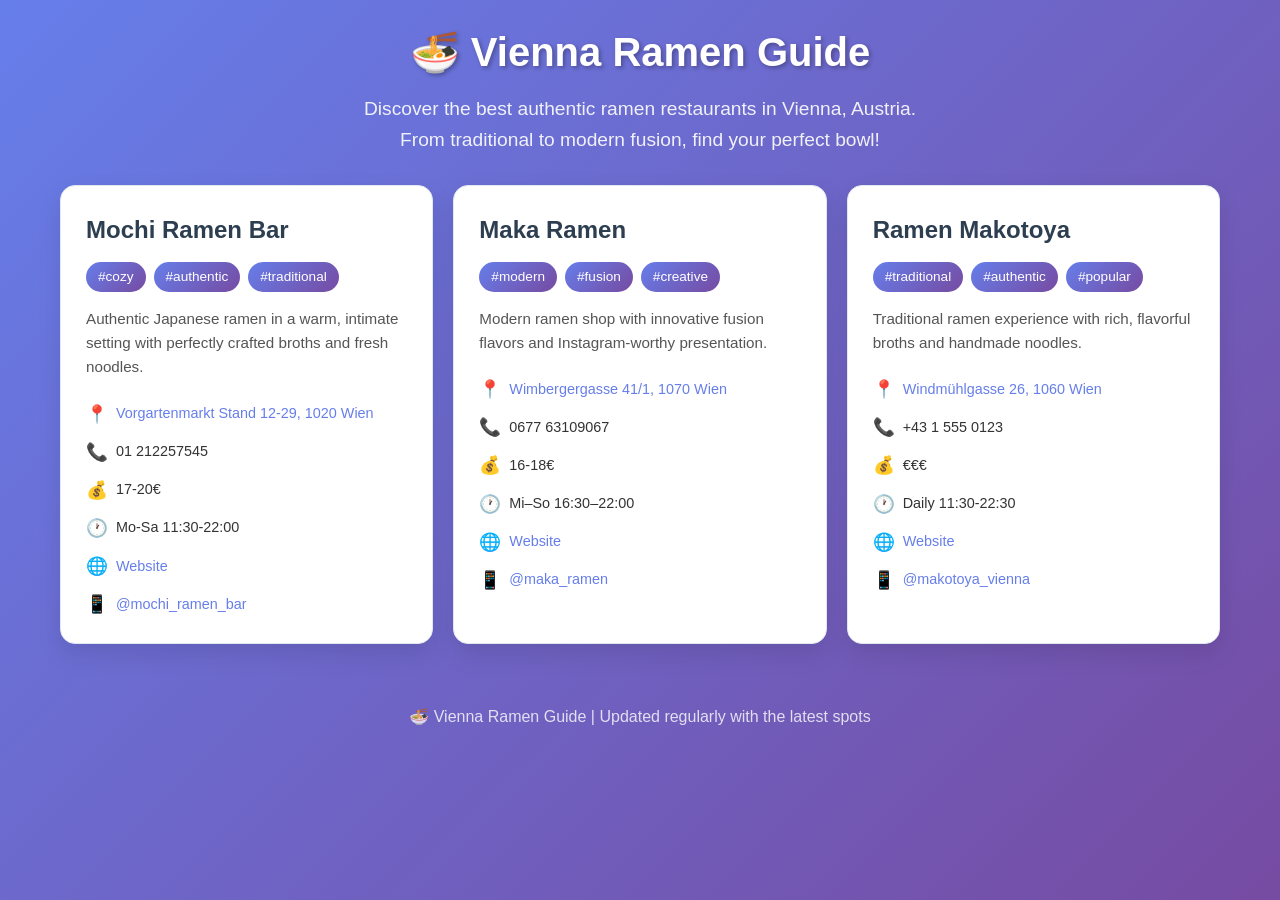
<file: index.html>
<!DOCTYPE html>
<html lang="en">
<head>
    <meta charset="UTF-8">
    <meta name="viewport" content="width=device-width, initial-scale=1.0">
    <title>🍜 Vienna Ramen Guide - Best Ramen Spots in Vienna</title>
    <meta name="description" content="Discover the best ramen restaurants in Vienna. Authentic, modern, and traditional ramen spots with reviews, locations, and contact information.">
    <style>
        * {
            margin: 0;
            padding: 0;
            box-sizing: border-box;
        }

        body {
            font-family: 'Segoe UI', Tahoma, Geneva, Verdana, sans-serif;
            line-height: 1.6;
            color: #333;
            background: linear-gradient(135deg, #667eea 0%, #764ba2 100%);
            min-height: 100vh;
        }

        .main-container {
            max-width: 1200px;
            margin: 0 auto;
            padding: 20px;
        }

        .header {
            text-align: center;
            margin-bottom: 30px;
            color: white;
        }

        .header h1 {
            font-size: 2.5rem;
            margin-bottom: 10px;
            text-shadow: 2px 2px 4px rgba(0,0,0,0.3);
        }

        .header p {
            font-size: 1.2rem;
            opacity: 0.9;
            max-width: 600px;
            margin: 0 auto;
        }

        .loading {
            text-align: center;
            color: white;
            font-size: 1.2rem;
            margin: 40px 0;
        }

        #restaurant-container {
            display: grid;
            grid-template-columns: repeat(auto-fit, minmax(350px, 1fr));
            gap: 20px;
            margin-top: 20px;
        }

        .restaurant-card {
            background: white;
            border-radius: 15px;
            box-shadow: 0 10px 25px rgba(0,0,0,0.1);
            overflow: hidden;
            transition: transform 0.3s ease, box-shadow 0.3s ease;
            border: 1px solid #e1e8ed;
        }

        .restaurant-card:hover {
            transform: translateY(-5px);
            box-shadow: 0 15px 35px rgba(0,0,0,0.15);
        }

        .card-content {
            padding: 25px;
        }

        .restaurant-name {
            font-size: 1.5rem;
            color: #2c3e50;
            margin-bottom: 12px;
            font-weight: 600;
        }

        .tags {
            margin-bottom: 15px;
            display: flex;
            flex-wrap: wrap;
            gap: 8px;
        }

        .tag {
            background: linear-gradient(135deg, #667eea, #764ba2);
            color: white;
            padding: 4px 12px;
            border-radius: 20px;
            font-size: 0.85rem;
            font-weight: 500;
        }

        .description {
            color: #555;
            margin-bottom: 20px;
            line-height: 1.6;
            font-size: 0.95rem;
        }

        .restaurant-details {
            display: flex;
            flex-direction: column;
            gap: 10px;
        }

        .detail-item {
            display: flex;
            align-items: center;
            gap: 10px;
            font-size: 0.9rem;
        }

        .detail-item .icon {
            font-size: 1.1rem;
            width: 20px;
            text-align: center;
        }

        .detail-item a {
            color: #667eea;
            text-decoration: none;
            transition: color 0.3s ease;
        }

        .detail-item a:hover {
            color: #764ba2;
            text-decoration: underline;
        }

        .instagram-link {
            font-weight: 500;
        }

        .footer {
            text-align: center;
            margin-top: 40px;
            padding: 20px;
            color: white;
            opacity: 0.8;
        }

        .error-message {
            background: #fff3cd;
            border: 1px solid #ffeaa7;
            color: #856404;
            padding: 15px;
            border-radius: 10px;
            margin: 20px 0;
            text-align: center;
        }

        /* Mobile responsiveness */
        @media (max-width: 768px) {
            .main-container {
                padding: 15px;
            }

            .header h1 {
                font-size: 2rem;
            }

            .header p {
                font-size: 1rem;
            }

            #restaurant-container {
                grid-template-columns: 1fr;
                gap: 15px;
            }

            .card-content {
                padding: 20px;
            }

            .restaurant-name {
                font-size: 1.3rem;
            }
        }

        @media (max-width: 480px) {
            .main-container {
                padding: 10px;
            }

            .header h1 {
                font-size: 1.8rem;
            }

            .card-content {
                padding: 15px;
            }

            .detail-item {
                font-size: 0.85rem;
            }
        }

        /* Animation for loading */
        @keyframes pulse {
            0%, 100% { opacity: 1; }
            50% { opacity: 0.5; }
        }

        .loading {
            animation: pulse 2s infinite;
        }
    </style>
</head>
<body>
    <div class="main-container">
        <header class="header">
            <h1>🍜 Vienna Ramen Guide</h1>
            <p>Discover the best authentic ramen restaurants in Vienna, Austria. From traditional to modern fusion, find your perfect bowl!</p>
        </header>

        <div class="loading" id="loading">
            Loading delicious ramen spots...
        </div>

        <div id="restaurant-container">
            <!-- Restaurant cards will be generated here -->
        </div>

        <footer class="footer">
            <p>🍜 Vienna Ramen Guide | Updated regularly with the latest spots</p>
        </footer>
    </div>

    <script>
        // Vienna Ramen Guide - Enhanced Restaurant System
        // Your GitHub repository URL
        const GITHUB_DATA_URL = 'https://raw.githubusercontent.com/RaggaeShark26/vienna-ramen-guide/main/restaurants.json';

        // Fallback data (in case GitHub is unavailable)
        const fallbackRestaurants = [
            {
                name: "Mochi Ramen Bar",
                tags: ["cozy", "authentic", "traditional"],
                description: "Authentic Japanese ramen in a warm, intimate setting with perfectly crafted broths and fresh noodles.",
                address: "Vorgartenmarkt Stand 12-29, 1020 Wien",
                phone: "01 212257545",
                priceRange: "17-20€",
                openingHours: "Mo-Sa 11:30-22:00",
                website: "https://www.mochi-ramen.com/",
                instagram: "mochi_ramen_bar"
            },
            {
                name: "Maka Ramen",
                tags: ["modern", "fusion", "creative"],
                description: "Modern ramen shop with innovative fusion flavors and Instagram-worthy presentation.",
                address: "Wimbergergasse 41/1, 1070 Wien",
                phone: "0677 63109067",
                priceRange: "16-18€",
                openingHours: "Mi–So 16:30–22:00",
                website: "https://maka-ramen.at",
                instagram: "maka_ramen"
            },
            {
                name: "Ramen Makotoya",
                tags: ["traditional", "authentic", "popular"],
                description: "Traditional ramen experience with rich, flavorful broths and handmade noodles.",
                address: "Windmühlgasse 26, 1060 Wien",
                phone: "+43 1 555 0123",
                priceRange: "€€€",
                openingHours: "Daily 11:30-22:30",
                website: "https://makotoya.at",
                instagram: "makotoya_vienna"
            }
        ];

        // Load restaurants from GitHub or fallback
        async function loadRestaurants() {
            try {
                console.log('🍜 Loading restaurants from GitHub...');
                const response = await fetch(GITHUB_DATA_URL);
                
                if (!response.ok) {
                    throw new Error('GitHub data not available');
                }
                
                const data = await response.json();
                console.log('✅ Successfully loaded from GitHub!');
                return data.restaurants || data;
                
            } catch (error) {
                console.log('⚠️ Using fallback data:', error.message);
                return fallbackRestaurants;
            }
        }

        // Generate restaurant cards
        function generateRestaurantCards(restaurants) {
            const container = document.getElementById('restaurant-container');
            const loadingElement = document.getElementById('loading');
            
            if (!container) {
                console.error('❌ Restaurant container not found!');
                return;
            }
            
            // Hide loading indicator
            if (loadingElement) {
                loadingElement.style.display = 'none';
            }
            
            container.innerHTML = '';
            
            if (!restaurants || restaurants.length === 0) {
                container.innerHTML = '<div class="error-message">No restaurants found. Please try again later.</div>';
                return;
            }
            
            restaurants.forEach(restaurant => {
                const card = document.createElement('div');
                card.className = 'restaurant-card';
                
                // Clean Instagram handle (remove @ and URL if present)
                let instagramHandle = restaurant.instagram;
                if (instagramHandle) {
                    instagramHandle = instagramHandle.replace('@', '').replace('https://www.instagram.com/', '').replace('/?hl=de', '').replace('/', '');
                }
                
                card.innerHTML = `
                    <div class="card-content">
                        <h3 class="restaurant-name">${restaurant.name}</h3>
                        
                        <div class="tags">
                            ${restaurant.tags ? restaurant.tags.map(tag => `<span class="tag">#${tag}</span>`).join('') : ''}
                        </div>
                        
                        <p class="description">${restaurant.description}</p>
                        
                        <div class="restaurant-details">
                            <div class="detail-item">
                                <span class="icon">📍</span>
                                <a href="https://maps.google.com/maps?q=${encodeURIComponent(restaurant.address)}" target="_blank">
                                    ${restaurant.address}
                                </a>
                            </div>
                            
                            <div class="detail-item">
                                <span class="icon">📞</span>
                                <span>${restaurant.phone}</span>
                            </div>
                            
                            <div class="detail-item">
                                <span class="icon">💰</span>
                                <span>${restaurant.priceRange}</span>
                            </div>
                            
                            <div class="detail-item">
                                <span class="icon">🕐</span>
                                <span>${restaurant.openingHours}</span>
                            </div>
                            
                            ${restaurant.website ? `
                            <div class="detail-item">
                                <span class="icon">🌐</span>
                                <a href="${restaurant.website}" target="_blank">Website</a>
                            </div>
                            ` : ''}
                            
                            ${instagramHandle ? `
                            <div class="detail-item">
                                <span class="icon">📱</span>
                                <a href="https://instagram.com/${instagramHandle}" target="_blank" class="instagram-link">
                                    @${instagramHandle}
                                </a>
                            </div>
                            ` : ''}
                        </div>
                    </div>
                `;
                
                container.appendChild(card);
            });
            
            console.log(`✅ Generated ${restaurants.length} restaurant cards!`);
        }

        // Initialize when page loads
        document.addEventListener('DOMContentLoaded', async function() {
            console.log('🍜 Vienna Ramen Guide loading...');
            
            try {
                const restaurants = await loadRestaurants();
                generateRestaurantCards(restaurants);
            } catch (error) {
                console.error('❌ Failed to load restaurants:', error);
                const container = document.getElementById('restaurant-container');
                const loadingElement = document.getElementById('loading');
                
                if (loadingElement) {
                    loadingElement.style.display = 'none';
                }
                
                if (container) {
                    container.innerHTML = '<div class="error-message">Failed to load restaurants. Please refresh the page.</div>';
                }
            }
        });
    </script>
</body>
</html>
</file>
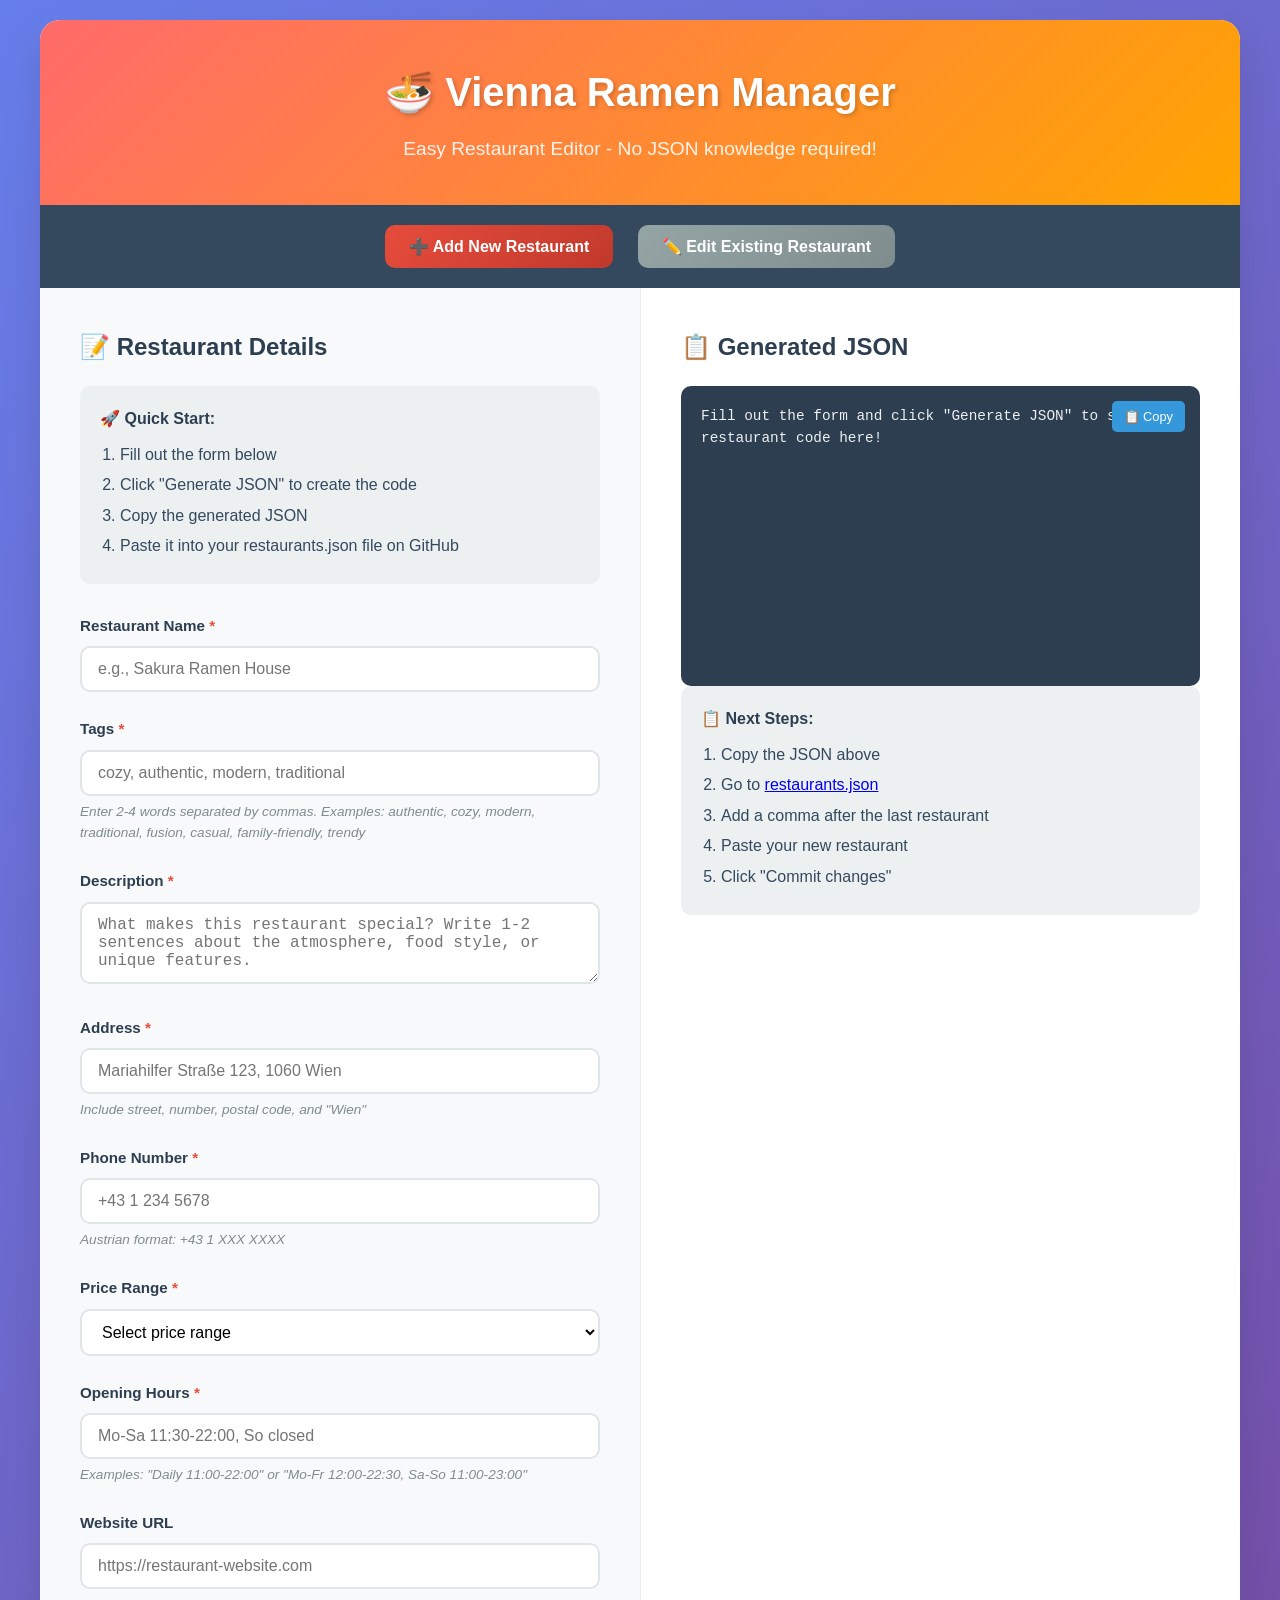
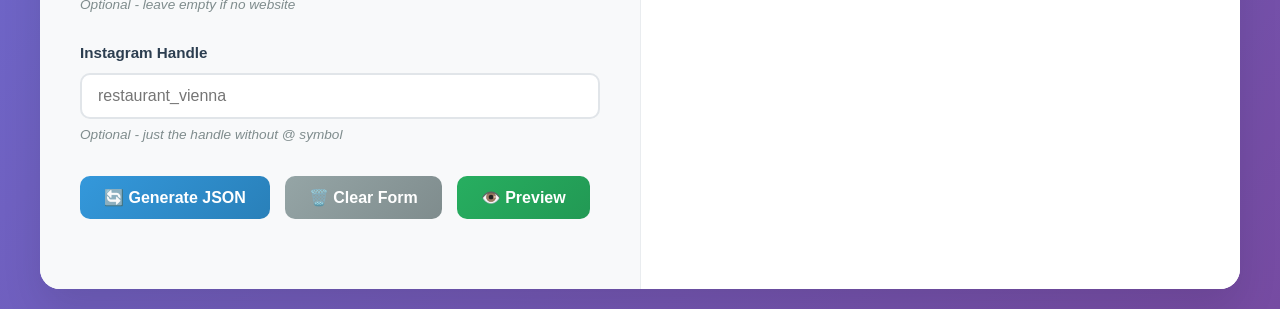
<file: ramen-manager.html>
<!DOCTYPE html>
<html lang="en">
<head>
    <meta charset="UTF-8">
    <meta name="viewport" content="width=device-width, initial-scale=1.0">
    <title>🍜 Vienna Ramen Manager - Easy Restaurant Editor</title>
    <style>
        * {
            box-sizing: border-box;
            margin: 0;
            padding: 0;
        }

        body {
            font-family: -apple-system, BlinkMacSystemFont, 'Segoe UI', Roboto, sans-serif;
            line-height: 1.6;
            color: #333;
            background: linear-gradient(135deg, #667eea 0%, #764ba2 100%);
            min-height: 100vh;
            padding: 20px;
        }

        .container {
            max-width: 1200px;
            margin: 0 auto;
            background: white;
            border-radius: 20px;
            box-shadow: 0 20px 40px rgba(0,0,0,0.1);
            overflow: hidden;
        }

        .header {
            background: linear-gradient(135deg, #ff6b6b 0%, #ffa500 100%);
            color: white;
            padding: 40px 30px;
            text-align: center;
        }

        .header h1 {
            font-size: 2.5rem;
            margin-bottom: 10px;
            text-shadow: 2px 2px 4px rgba(0,0,0,0.2);
        }

        .header p {
            font-size: 1.2rem;
            opacity: 0.9;
        }

        .main-content {
            display: grid;
            grid-template-columns: 1fr 1fr;
            gap: 0;
            min-height: 600px;
        }

        .form-section {
            padding: 40px;
            background: #f8f9fa;
        }

        .output-section {
            padding: 40px;
            background: white;
            border-left: 1px solid #e9ecef;
        }

        .section-title {
            font-size: 1.5rem;
            margin-bottom: 20px;
            color: #2c3e50;
            display: flex;
            align-items: center;
            gap: 10px;
        }

        .form-group {
            margin-bottom: 25px;
        }

        label {
            display: block;
            margin-bottom: 8px;
            font-weight: 600;
            color: #2c3e50;
            font-size: 0.95rem;
        }

        .required {
            color: #e74c3c;
        }

        input, textarea, select {
            width: 100%;
            padding: 12px 16px;
            border: 2px solid #e1e5e9;
            border-radius: 10px;
            font-size: 1rem;
            transition: all 0.3s ease;
            background: white;
        }

        input:focus, textarea:focus, select:focus {
            outline: none;
            border-color: #3498db;
            box-shadow: 0 0 0 3px rgba(52, 152, 219, 0.1);
        }

        .input-with-help {
            position: relative;
        }

        .help-text {
            font-size: 0.85rem;
            color: #7f8c8d;
            margin-top: 5px;
            font-style: italic;
        }

        .tags-input {
            background: #fff;
        }

        .btn-group {
            display: flex;
            gap: 15px;
            margin: 30px 0;
            flex-wrap: wrap;
        }

        .btn {
            padding: 12px 24px;
            border: none;
            border-radius: 10px;
            font-size: 1rem;
            font-weight: 600;
            cursor: pointer;
            transition: all 0.3s ease;
            text-decoration: none;
            display: inline-flex;
            align-items: center;
            gap: 8px;
        }

        .btn-primary {
            background: linear-gradient(135deg, #3498db, #2980b9);
            color: white;
        }

        .btn-secondary {
            background: linear-gradient(135deg, #95a5a6, #7f8c8d);
            color: white;
        }

        .btn-success {
            background: linear-gradient(135deg, #27ae60, #229954);
            color: white;
        }

        .btn-warning {
            background: linear-gradient(135deg, #f39c12, #e67e22);
            color: white;
        }

        .btn:hover {
            transform: translateY(-2px);
            box-shadow: 0 5px 15px rgba(0,0,0,0.2);
        }

        .output-area {
            background: #2c3e50;
            color: #ecf0f1;
            padding: 20px;
            border-radius: 10px;
            font-family: 'Monaco', 'Menlo', monospace;
            font-size: 0.9rem;
            line-height: 1.5;
            min-height: 300px;
            position: relative;
            overflow-x: auto;
        }

        .copy-btn {
            position: absolute;
            top: 15px;
            right: 15px;
            background: #3498db;
            color: white;
            border: none;
            padding: 8px 12px;
            border-radius: 5px;
            cursor: pointer;
            font-size: 0.8rem;
        }

        .copy-btn:hover {
            background: #2980b9;
        }

        .preview-card {
            background: white;
            border: 2px solid #e1e5e9;
            border-radius: 15px;
            padding: 25px;
            margin-top: 20px;
            box-shadow: 0 5px 15px rgba(0,0,0,0.08);
        }

        .preview-card h3 {
            color: #2c3e50;
            margin-bottom: 15px;
            font-size: 1.4rem;
        }

        .preview-tags {
            margin-bottom: 15px;
        }

        .preview-tag {
            display: inline-block;
            background: #3498db;
            color: white;
            padding: 4px 12px;
            border-radius: 20px;
            font-size: 0.8rem;
            margin-right: 8px;
            margin-bottom: 5px;
        }

        .preview-detail {
            margin-bottom: 10px;
            display: flex;
            align-items: flex-start;
            gap: 10px;
        }

        .preview-icon {
            font-size: 1.1rem;
            width: 20px;
        }

        .error-message {
            background: #e74c3c;
            color: white;
            padding: 15px;
            border-radius: 10px;
            margin: 20px 0;
            display: none;
        }

        .success-message {
            background: #27ae60;
            color: white;
            padding: 15px;
            border-radius: 10px;
            margin: 20px 0;
            display: none;
        }

        .mode-toggle {
            background: #34495e;
            padding: 20px;
            text-align: center;
        }

        .mode-btn {
            margin: 0 10px;
        }

        .mode-btn.active {
            background: linear-gradient(135deg, #e74c3c, #c0392b);
        }

        .edit-mode {
            display: none;
        }

        .edit-mode.active {
            display: block;
        }

        .instructions {
            background: #ecf0f1;
            padding: 20px;
            border-radius: 10px;
            margin-bottom: 30px;
        }

        .instructions h4 {
            color: #2c3e50;
            margin-bottom: 10px;
        }

        .instructions ol {
            margin-left: 20px;
        }

        .instructions li {
            margin-bottom: 5px;
            color: #34495e;
        }

        @media (max-width: 768px) {
            .main-content {
                grid-template-columns: 1fr;
            }

            .output-section {
                border-left: none;
                border-top: 1px solid #e9ecef;
            }

            .header h1 {
                font-size: 2rem;
            }

            .header p {
                font-size: 1rem;
            }

            .form-section, .output-section {
                padding: 20px;
            }

            .btn-group {
                flex-direction: column;
            }

            .btn {
                width: 100%;
                justify-content: center;
            }
        }

        .price-examples {
            font-size: 0.8rem;
            color: #7f8c8d;
            margin-top: 5px;
        }

        .validation-error {
            border-color: #e74c3c !important;
            background-color: #fdf2f2 !important;
        }

        .json-edit-area {
            width: 100%;
            height: 200px;
            font-family: 'Monaco', 'Menlo', monospace;
            font-size: 0.9rem;
            padding: 15px;
            border: 2px solid #e1e5e9;
            border-radius: 10px;
            background: #2c3e50;
            color: #ecf0f1;
            resize: vertical;
        }
    </style>
</head>
<body>
    <div class="container">
        <div class="header">
            <h1>🍜 Vienna Ramen Manager</h1>
            <p>Easy Restaurant Editor - No JSON knowledge required!</p>
        </div>

        <div class="mode-toggle">
            <button class="btn btn-primary mode-btn active" onclick="switchMode('add')">
                ➕ Add New Restaurant
            </button>
            <button class="btn btn-secondary mode-btn" onclick="switchMode('edit')">
                ✏️ Edit Existing Restaurant
            </button>
        </div>

        <!-- Add Mode -->
        <div id="add-mode">
            <div class="main-content">
                <div class="form-section">
                    <h2 class="section-title">📝 Restaurant Details</h2>
                    
                    <div class="instructions">
                        <h4>🚀 Quick Start:</h4>
                        <ol>
                            <li>Fill out the form below</li>
                            <li>Click "Generate JSON" to create the code</li>
                            <li>Copy the generated JSON</li>
                            <li>Paste it into your restaurants.json file on GitHub</li>
                        </ol>
                    </div>

                    <form id="restaurant-form">
                        <div class="form-group">
                            <label for="name">Restaurant Name <span class="required">*</span></label>
                            <input type="text" id="name" required placeholder="e.g., Sakura Ramen House">
                        </div>

                        <div class="form-group">
                            <label for="tags">Tags <span class="required">*</span></label>
                            <div class="input-with-help">
                                <input type="text" id="tags" required placeholder="cozy, authentic, modern, traditional">
                                <div class="help-text">
                                    Enter 2-4 words separated by commas. Examples: authentic, cozy, modern, traditional, fusion, casual, family-friendly, trendy
                                </div>
                            </div>
                        </div>

                        <div class="form-group">
                            <label for="description">Description <span class="required">*</span></label>
                            <textarea id="description" rows="3" required placeholder="What makes this restaurant special? Write 1-2 sentences about the atmosphere, food style, or unique features."></textarea>
                        </div>

                        <div class="form-group">
                            <label for="address">Address <span class="required">*</span></label>
                            <input type="text" id="address" required placeholder="Mariahilfer Straße 123, 1060 Wien">
                            <div class="help-text">Include street, number, postal code, and "Wien"</div>
                        </div>

                        <div class="form-group">
                            <label for="phone">Phone Number <span class="required">*</span></label>
                            <input type="tel" id="phone" required placeholder="+43 1 234 5678">
                            <div class="help-text">Austrian format: +43 1 XXX XXXX</div>
                        </div>

                        <div class="form-group">
                            <label for="priceRange">Price Range <span class="required">*</span></label>
                            <select id="priceRange" required>
                                <option value="">Select price range</option>
                                <option value="€">€ - Budget-friendly (under 15€)</option>
                                <option value="€€">€€ - Moderate (15-25€)</option>
                                <option value="€€€">€€€ - Premium (25€+)</option>
                            </select>
                        </div>

                        <div class="form-group">
                            <label for="openingHours">Opening Hours <span class="required">*</span></label>
                            <input type="text" id="openingHours" required placeholder="Mo-Sa 11:30-22:00, So closed">
                            <div class="help-text">Examples: "Daily 11:00-22:00" or "Mo-Fr 12:00-22:30, Sa-So 11:00-23:00"</div>
                        </div>

                        <div class="form-group">
                            <label for="website">Website URL</label>
                            <input type="url" id="website" placeholder="https://restaurant-website.com">
                            <div class="help-text">Optional - leave empty if no website</div>
                        </div>

                        <div class="form-group">
                            <label for="instagram">Instagram Handle</label>
                            <input type="text" id="instagram" placeholder="restaurant_vienna">
                            <div class="help-text">Optional - just the handle without @ symbol</div>
                        </div>

                        <div class="btn-group">
                            <button type="button" class="btn btn-primary" onclick="generateJSON()">
                                🔄 Generate JSON
                            </button>
                            <button type="button" class="btn btn-secondary" onclick="clearForm()">
                                🗑️ Clear Form
                            </button>
                            <button type="button" class="btn btn-success" onclick="showPreview()">
                                👁️ Preview
                            </button>
                        </div>
                    </form>
                </div>

                <div class="output-section">
                    <h2 class="section-title">📋 Generated JSON</h2>
                    
                    <div class="error-message" id="error-message"></div>
                    <div class="success-message" id="success-message"></div>
                    
                    <div class="output-area" id="json-output">
                        <button class="copy-btn" onclick="copyJSON()">📋 Copy</button>
                        <div id="json-content">Fill out the form and click "Generate JSON" to see your restaurant code here!</div>
                    </div>

                    <div class="instructions">
                        <h4>📋 Next Steps:</h4>
                        <ol>
                            <li>Copy the JSON above</li>
                            <li>Go to <a href="https://github.com/RaggaeShark26/vienna-ramen-guide/edit/main/restaurants.json" target="_blank">restaurants.json</a></li>
                            <li>Add a comma after the last restaurant</li>
                            <li>Paste your new restaurant</li>
                            <li>Click "Commit changes"</li>
                        </ol>
                    </div>

                    <div id="preview-section" style="display: none;">
                        <h3>🔍 Restaurant Preview</h3>
                        <div class="preview-card" id="preview-card"></div>
                    </div>
                </div>
            </div>
        </div>

        <!-- Edit Mode -->
        <div id="edit-mode" class="edit-mode">
            <div class="main-content">
                <div class="form-section">
                    <h2 class="section-title">✏️ Edit Restaurant</h2>
                    
                    <div class="instructions">
                        <h4>🔄 Edit Workflow:</h4>
                        <ol>
                            <li>Copy existing restaurant JSON from restaurants.json</li>
                            <li>Paste it in the box below</li>
                            <li>Click "Load for Editing"</li>
                            <li>Make your changes in the form</li>
                            <li>Generate updated JSON</li>
                        </ol>
                    </div>

                    <div class="form-group">
                        <label for="json-input">Existing Restaurant JSON</label>
                        <textarea id="json-input" class="json-edit-area" placeholder='Paste existing restaurant JSON here, e.g.:
{
  "name": "Restaurant Name",
  "tags": ["tag1", "tag2"],
  "description": "Description here",
  "address": "Address, Wien",
  "phone": "+43 1 XXX XXXX",
  "priceRange": "€€",
  "openingHours": "Hours here",
  "website": "https://website.com",
  "instagram": "handle"
}'></textarea>
                        <div class="help-text">Copy a restaurant from your restaurants.json file and paste it here</div>
                    </div>

                    <div class="btn-group">
                        <button type="button" class="btn btn-primary" onclick="loadForEditing()">
                            📥 Load for Editing
                        </button>
                        <button type="button" class="btn btn-secondary" onclick="clearEditMode()">
                            🗑️ Clear
                        </button>
                    </div>

                    <div id="edit-form-container" style="display: none;">
                        <h3 style="margin: 30px 0 20px 0; color: #2c3e50;">Edit Restaurant Details:</h3>
                        <!-- The form will be duplicated here when editing -->
                    </div>
                </div>

                <div class="output-section">
                    <h2 class="section-title">📋 Updated JSON</h2>
                    
                    <div class="error-message" id="edit-error-message"></div>
                    <div class="success-message" id="edit-success-message"></div>
                    
                    <div class="output-area" id="edit-json-output">
                        <button class="copy-btn" onclick="copyEditJSON()">📋 Copy</button>
                        <div id="edit-json-content">Load a restaurant for editing to see the updated JSON here!</div>
                    </div>

                    <div class="instructions">
                        <h4>🔄 Update Restaurant:</h4>
                        <ol>
                            <li>Copy the updated JSON above</li>
                            <li>Go to <a href="https://github.com/RaggaeShark26/vienna-ramen-guide/edit/main/restaurants.json" target="_blank">restaurants.json</a></li>
                            <li>Find and replace the old restaurant JSON</li>
                            <li>Paste the updated version</li>
                            <li>Click "Commit changes"</li>
                        </ol>
                    </div>

                    <div id="edit-preview-section" style="display: none;">
                        <h3>🔍 Updated Preview</h3>
                        <div class="preview-card" id="edit-preview-card"></div>
                    </div>
                </div>
            </div>
        </div>
    </div>

    <script>
        let currentMode = 'add';
        let editingData = null;

        function switchMode(mode) {
            currentMode = mode;
            
            // Update button states
            document.querySelectorAll('.mode-btn').forEach(btn => btn.classList.remove('active'));
            
            // Find and activate the correct button
            if (mode === 'add') {
                document.querySelector('.mode-btn[onclick="switchMode(\'add\')"]').classList.add('active');
            } else {
                document.querySelector('.mode-btn[onclick="switchMode(\'edit\')"]').classList.add('active');
            }
            
            // Show/hide sections
            document.getElementById('add-mode').style.display = mode === 'add' ? 'block' : 'none';
            document.getElementById('edit-mode').style.display = mode === 'edit' ? 'block' : 'none';
            
            // Clear any messages
            clearMessages();
        }

        function clearMessages() {
            document.getElementById('error-message').style.display = 'none';
            document.getElementById('success-message').style.display = 'none';
            document.getElementById('edit-error-message').style.display = 'none';
            document.getElementById('edit-success-message').style.display = 'none';
        }

        function showError(message, isEdit = false) {
            const errorEl = document.getElementById(isEdit ? 'edit-error-message' : 'error-message');
            errorEl.textContent = message;
            errorEl.style.display = 'block';
            
            // Hide success message
            const successEl = document.getElementById(isEdit ? 'edit-success-message' : 'success-message');
            successEl.style.display = 'none';
        }

        function showSuccess(message, isEdit = false) {
            const successEl = document.getElementById(isEdit ? 'edit-success-message' : 'success-message');
            successEl.textContent = message;
            successEl.style.display = 'block';
            
            // Hide error message
            const errorEl = document.getElementById(isEdit ? 'edit-error-message' : 'error-message');
            errorEl.style.display = 'none';
        }

        function validateForm(formId = 'restaurant-form') {
            clearMessages();
            
            const form = document.getElementById(formId);
            const requiredFields = form.querySelectorAll('[required]');
            let isValid = true;
            
            requiredFields.forEach(field => {
                field.classList.remove('validation-error');
                if (!field.value.trim()) {
                    field.classList.add('validation-error');
                    isValid = false;
                }
            });
            
            if (!isValid) {
                showError('Please fill in all required fields (marked with *)');
                return false;
            }
            
            // Validate tags
            const tags = document.getElementById(formId === 'restaurant-form' ? 'tags' : 'edit-tags');
            const tagArray = tags.value.split(',').map(tag => tag.trim()).filter(tag => tag);
            if (tagArray.length < 2) {
                tags.classList.add('validation-error');
                showError('Please enter at least 2 tags separated by commas');
                return false;
            }
            
            // Validate phone format
            const phone = document.getElementById(formId === 'restaurant-form' ? 'phone' : 'edit-phone');
            if (!phone.value.match(/^\+43\s1\s\d{3}\s\d{4}$/) && !phone.value.match(/^\+43\s1\s\d{7,8}$/)) {
                phone.classList.add('validation-error');
                showError('Please use Austrian phone format: +43 1 XXX XXXX');
                return false;
            }
            
            return true;
        }

        function getFormData(formId = 'restaurant-form') {
            const prefix = formId === 'restaurant-form' ? '' : 'edit-';
            
            const tags = document.getElementById(prefix + 'tags').value
                .split(',')
                .map(tag => tag.trim())
                .filter(tag => tag);
                
            const data = {
                name: document.getElementById(prefix + 'name').value.trim(),
                tags: tags,
                description: document.getElementById(prefix + 'description').value.trim(),
                address: document.getElementById(prefix + 'address').value.trim(),
                phone: document.getElementById(prefix + 'phone').value.trim(),
                priceRange: document.getElementById(prefix + 'priceRange').value,
                openingHours: document.getElementById(prefix + 'openingHours').value.trim(),
                website: document.getElementById(prefix + 'website').value.trim(),
                instagram: document.getElementById(prefix + 'instagram').value.trim()
            };
            
            // Clean up optional fields
            if (!data.website) delete data.website;
            if (!data.instagram) delete data.instagram;
            
            return data;
        }

        function generateJSON() {
            if (!validateForm()) return;
            
            const data = getFormData();
            const json = JSON.stringify(data, null, 2);
            
            document.getElementById('json-content').textContent = json;
            showSuccess('✅ JSON generated successfully! Copy it and add to your restaurants.json file.');
        }

        function generateEditJSON() {
            if (!validateForm('edit-restaurant-form')) return;
            
            const data = getFormData('edit-restaurant-form');
            const json = JSON.stringify(data, null, 2);
            
            document.getElementById('edit-json-content').textContent = json;
            showSuccess('✅ Updated JSON generated successfully! Copy it and replace the old version in restaurants.json.', true);
        }

        function copyJSON() {
            const jsonContent = document.getElementById('json-content').textContent;
            if (jsonContent === 'Fill out the form and click "Generate JSON" to see your restaurant code here!') {
                showError('Generate JSON first before copying!');
                return;
            }
            
            navigator.clipboard.writeText(jsonContent).then(() => {
                showSuccess('📋 JSON copied to clipboard! Now paste it into restaurants.json on GitHub.');
            }).catch(() => {
                // Fallback for older browsers
                const textArea = document.createElement('textarea');
                textArea.value = jsonContent;
                document.body.appendChild(textArea);
                textArea.select();
                document.execCommand('copy');
                document.body.removeChild(textArea);
                showSuccess('📋 JSON copied to clipboard! Now paste it into restaurants.json on GitHub.');
            });
        }

        function copyEditJSON() {
            const jsonContent = document.getElementById('edit-json-content').textContent;
            if (jsonContent === 'Load a restaurant for editing to see the updated JSON here!') {
                showError('Generate updated JSON first before copying!', true);
                return;
            }
            
            navigator.clipboard.writeText(jsonContent).then(() => {
                showSuccess('📋 Updated JSON copied to clipboard! Now replace the old version in restaurants.json.', true);
            }).catch(() => {
                // Fallback for older browsers
                const textArea = document.createElement('textarea');
                textArea.value = jsonContent;
                document.body.appendChild(textArea);
                textArea.select();
                document.execCommand('copy');
                document.body.removeChild(textArea);
                showSuccess('📋 Updated JSON copied to clipboard! Now replace the old version in restaurants.json.', true);
            });
        }

        function clearForm() {
            document.getElementById('restaurant-form').reset();
            document.getElementById('json-content').textContent = 'Fill out the form and click "Generate JSON" to see your restaurant code here!';
            document.getElementById('preview-section').style.display = 'none';
            clearMessages();
            
            // Remove validation errors
            document.querySelectorAll('.validation-error').forEach(el => {
                el.classList.remove('validation-error');
            });
        }

        function showPreview() {
            if (!validateForm()) return;
            
            const data = getFormData();
            const previewCard = document.getElementById('preview-card');
            
            previewCard.innerHTML = `
                <h3>${data.name}</h3>
                <div class="preview-tags">
                    ${data.tags.map(tag => `<span class="preview-tag">#${tag}</span>`).join('')}
                </div>
                <p style="margin-bottom: 15px; color: #7f8c8d; line-height: 1.6;">${data.description}</p>
                <div class="preview-detail">
                    <span class="preview-icon">📍</span>
                    <span>${data.address}</span>
                </div>
                <div class="preview-detail">
                    <span class="preview-icon">📞</span>
                    <span>${data.phone}</span>
                </div>
                <div class="preview-detail">
                    <span class="preview-icon">💰</span>
                    <span>${data.priceRange}</span>
                </div>
                <div class="preview-detail">
                    <span class="preview-icon">🕐</span>
                    <span>${data.openingHours}</span>
                </div>
                ${data.website ? `
                <div class="preview-detail">
                    <span class="preview-icon">🌐</span>
                    <span><a href="${data.website}" target="_blank" style="color: #3498db;">Website</a></span>
                </div>
                ` : ''}
                ${data.instagram ? `
                <div class="preview-detail">
                    <span class="preview-icon">📱</span>
                    <span><a href="https://instagram.com/${data.instagram}" target="_blank" style="color: #3498db;">@${data.instagram}</a></span>
                </div>
                ` : ''}
            `;
            
            document.getElementById('preview-section').style.display = 'block';
            showSuccess('👁️ Preview updated! This is how your restaurant will appear on the website.');
        }

        function loadForEditing() {
            const jsonInput = document.getElementById('json-input').value.trim();
            
            if (!jsonInput) {
                showError('Please paste a restaurant JSON first!', true);
                return;
            }
            
            try {
                const data = JSON.parse(jsonInput);
                editingData = data;
                
                // Create edit form if it doesn't exist
                createEditForm();
                
                // Populate the form
                populateEditForm(data);
                
                // Show the edit form
                document.getElementById('edit-form-container').style.display = 'block';
                
                showSuccess('✅ Restaurant loaded for editing! Make your changes below.', true);
                
            } catch (error) {
                showError('Invalid JSON format! Please check your paste and try again.', true);
            }
        }

        function createEditForm() {
            const container = document.getElementById('edit-form-container');
            
            container.innerHTML = `
                <form id="edit-restaurant-form">
                    <div class="form-group">
                        <label for="edit-name">Restaurant Name <span class="required">*</span></label>
                        <input type="text" id="edit-name" required placeholder="e.g., Sakura Ramen House">
                    </div>

                    <div class="form-group">
                        <label for="edit-tags">Tags <span class="required">*</span></label>
                        <div class="input-with-help">
                            <input type="text" id="edit-tags" required placeholder="cozy, authentic, modern, traditional">
                            <div class="help-text">
                                Enter 2-4 words separated by commas. Examples: authentic, cozy, modern, traditional, fusion, casual, family-friendly, trendy
                            </div>
                        </div>
                    </div>

                    <div class="form-group">
                        <label for="edit-description">Description <span class="required">*</span></label>
                        <textarea id="edit-description" rows="3" required placeholder="What makes this restaurant special? Write 1-2 sentences about the atmosphere, food style, or unique features."></textarea>
                    </div>

                    <div class="form-group">
                        <label for="edit-address">Address <span class="required">*</span></label>
                        <input type="text" id="edit-address" required placeholder="Mariahilfer Straße 123, 1060 Wien">
                        <div class="help-text">Include street, number, postal code, and "Wien"</div>
                    </div>

                    <div class="form-group">
                        <label for="edit-phone">Phone Number <span class="required">*</span></label>
                        <input type="tel" id="edit-phone" required placeholder="+43 1 234 5678">
                        <div class="help-text">Austrian format: +43 1 XXX XXXX</div>
                    </div>

                    <div class="form-group">
                        <label for="edit-priceRange">Price Range <span class="required">*</span></label>
                        <select id="edit-priceRange" required>
                            <option value="">Select price range</option>
                            <option value="€">€ - Budget-friendly (under 15€)</option>
                            <option value="€€">€€ - Moderate (15-25€)</option>
                            <option value="€€€">€€€ - Premium (25€+)</option>
                        </select>
                    </div>

                    <div class="form-group">
                        <label for="edit-openingHours">Opening Hours <span class="required">*</span></label>
                        <input type="text" id="edit-openingHours" required placeholder="Mo-Sa 11:30-22:00, So closed">
                        <div class="help-text">Examples: "Daily 11:00-22:00" or "Mo-Fr 12:00-22:30, Sa-So 11:00-23:00"</div>
                    </div>

                    <div class="form-group">
                        <label for="edit-website">Website URL</label>
                        <input type="url" id="edit-website" placeholder="https://restaurant-website.com">
                        <div class="help-text">Optional - leave empty if no website</div>
                    </div>

                    <div class="form-group">
                        <label for="edit-instagram">Instagram Handle</label>
                        <input type="text" id="edit-instagram" placeholder="restaurant_vienna">
                        <div class="help-text">Optional - just the handle without @ symbol</div>
                    </div>

                    <div class="btn-group">
                        <button type="button" class="btn btn-primary" onclick="generateEditJSON()">
                            🔄 Generate Updated JSON
                        </button>
                        <button type="button" class="btn btn-success" onclick="showEditPreview()">
                            👁️ Preview Changes
                        </button>
                    </div>
                </form>
            `;
        }

        function populateEditForm(data) {
            document.getElementById('edit-name').value = data.name || '';
            document.getElementById('edit-tags').value = Array.isArray(data.tags) ? data.tags.join(', ') : '';
            document.getElementById('edit-description').value = data.description || '';
            document.getElementById('edit-address').value = data.address || '';
            document.getElementById('edit-phone').value = data.phone || '';
            document.getElementById('edit-priceRange').value = data.priceRange || '';
            document.getElementById('edit-openingHours').value = data.openingHours || '';
            document.getElementById('edit-website').value = data.website || '';
            document.getElementById('edit-instagram').value = data.instagram || '';
        }

        function showEditPreview() {
            if (!validateForm('edit-restaurant-form')) return;
            
            const data = getFormData('edit-restaurant-form');
            const previewCard = document.getElementById('edit-preview-card');
            
            previewCard.innerHTML = `
                <h3>${data.name}</h3>
                <div class="preview-tags">
                    ${data.tags.map(tag => `<span class="preview-tag">#${tag}</span>`).join('')}
                </div>
                <p style="margin-bottom: 15px; color: #7f8c8d; line-height: 1.6;">${data.description}</p>
                <div class="preview-detail">
                    <span class="preview-icon">📍</span>
                    <span>${data.address}</span>
                </div>
                <div class="preview-detail">
                    <span class="preview-icon">📞</span>
                    <span>${data.phone}</span>
                </div>
                <div class="preview-detail">
                    <span class="preview-icon">💰</span>
                    <span>${data.priceRange}</span>
                </div>
                <div class="preview-detail">
                    <span class="preview-icon">🕐</span>
                    <span>${data.openingHours}</span>
                </div>
                ${data.website ? `
                <div class="preview-detail">
                    <span class="preview-icon">🌐</span>
                    <span><a href="${data.website}" target="_blank" style="color: #3498db;">Website</a></span>
                </div>
                ` : ''}
                ${data.instagram ? `
                <div class="preview-detail">
                    <span class="preview-icon">📱</span>
                    <span><a href="https://instagram.com/${data.instagram}" target="_blank" style="color: #3498db;">@${data.instagram}</a></span>
                </div>
                ` : ''}
            `;
            
            document.getElementById('edit-preview-section').style.display = 'block';
            showSuccess('👁️ Preview updated! This is how your updated restaurant will appear.', true);
        }

        function clearEditMode() {
            document.getElementById('json-input').value = '';
            document.getElementById('edit-form-container').style.display = 'none';
            document.getElementById('edit-json-content').textContent = 'Load a restaurant for editing to see the updated JSON here!';
            document.getElementById('edit-preview-section').style.display = 'none';
            clearMessages();
            editingData = null;
        }

        // Initialize the application
        document.addEventListener('DOMContentLoaded', function() {
            // Set default mode
            switchMode('add');
        });
    </script>
</body>
</html>
</file>
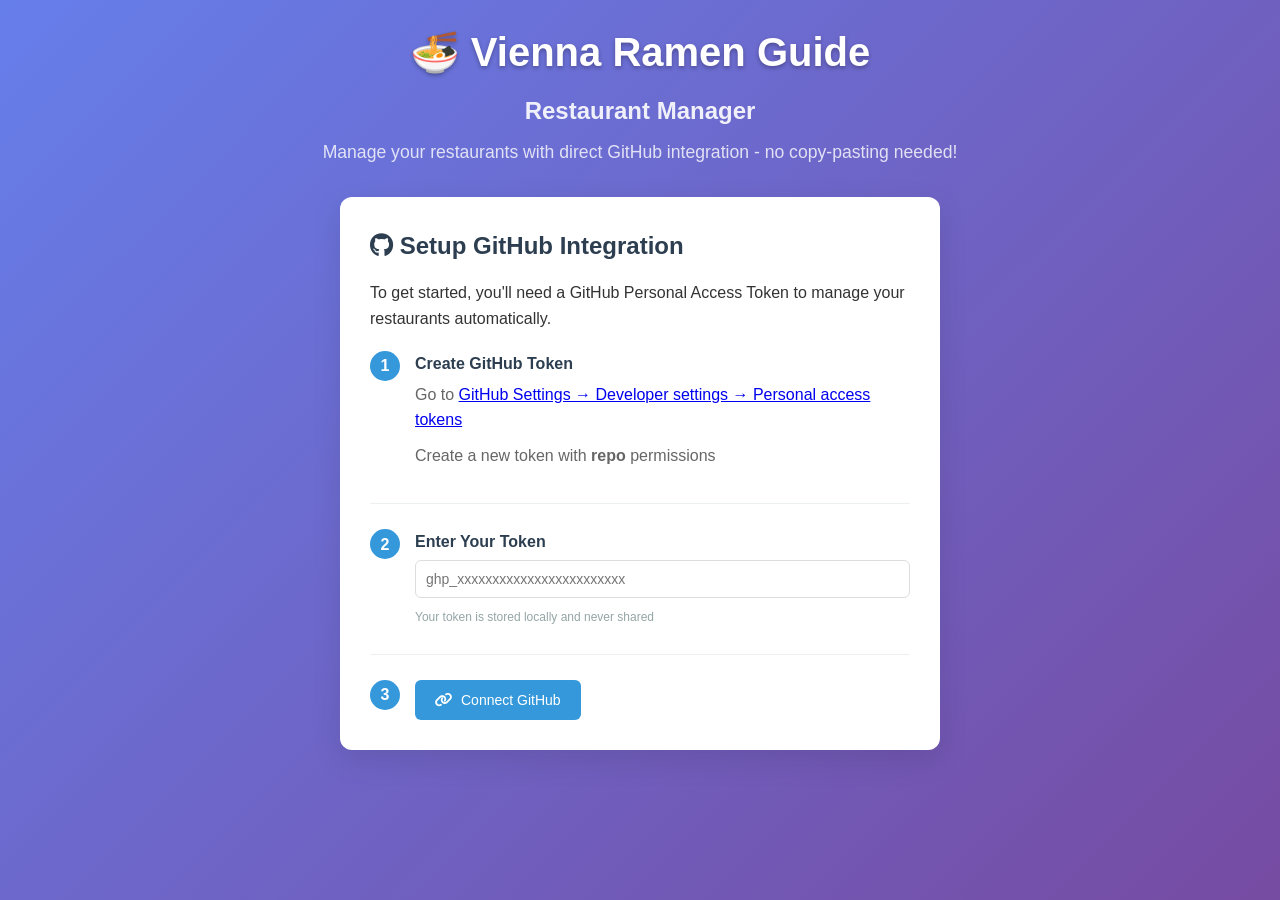
<file: restaurant-manager.html>
<!DOCTYPE html>
<html lang="en">
<head>
    <meta charset="UTF-8">
    <meta name="viewport" content="width=device-width, initial-scale=1.0">
    <title>🍜 Vienna Ramen Guide - Restaurant Manager</title>
    <link rel="stylesheet" href="restaurant-manager.css">
    <link href="https://cdnjs.cloudflare.com/ajax/libs/font-awesome/6.0.0/css/all.min.css" rel="stylesheet">
</head>
<body>
    <div class="container">
        <!-- Header -->
        <header class="header">
            <h1>🍜 Vienna Ramen Guide</h1>
            <h2>Restaurant Manager</h2>
            <p>Manage your restaurants with direct GitHub integration - no copy-pasting needed!</p>
        </header>

        <!-- Setup Section -->
        <div id="setup-section" class="setup-section">
            <div class="setup-card">
                <h3><i class="fab fa-github"></i> Setup GitHub Integration</h3>
                <p>To get started, you'll need a GitHub Personal Access Token to manage your restaurants automatically.</p>
                
                <div class="setup-steps">
                    <div class="step">
                        <span class="step-number">1</span>
                        <div class="step-content">
                            <h4>Create GitHub Token</h4>
                            <p>Go to <a href="https://github.com/settings/tokens" target="_blank">GitHub Settings → Developer settings → Personal access tokens</a></p>
                            <p>Create a new token with <strong>repo</strong> permissions</p>
                        </div>
                    </div>
                    <div class="step">
                        <span class="step-number">2</span>
                        <div class="step-content">
                            <h4>Enter Your Token</h4>
                            <input type="password" id="github-token" placeholder="ghp_xxxxxxxxxxxxxxxxxxxxxxxx">
                            <small>Your token is stored locally and never shared</small>
                        </div>
                    </div>
                    <div class="step">
                        <span class="step-number">3</span>
                        <div class="step-content">
                            <button id="connect-github" class="btn btn-primary">
                                <i class="fas fa-link"></i> Connect GitHub
                            </button>
                        </div>
                    </div>
                </div>
            </div>
        </div>

        <!-- Main Manager Section -->
        <div id="manager-section" class="manager-section hidden">
            <!-- Status Bar -->
            <div class="status-bar">
                <div class="status-info">
                    <span id="connection-status" class="status-connected">
                        <i class="fas fa-check-circle"></i> Connected to GitHub
                    </span>
                    <span id="last-sync">Last sync: Never</span>
                </div>
                <div class="status-actions">
                    <button id="refresh-data" class="btn btn-secondary">
                        <i class="fas fa-sync"></i> Refresh
                    </button>
                    <button id="disconnect-github" class="btn btn-outline">
                        <i class="fas fa-sign-out-alt"></i> Disconnect
                    </button>
                </div>
            </div>

            <!-- Loading Indicator -->
            <div id="loading" class="loading hidden">
                <i class="fas fa-spinner fa-spin"></i> Loading restaurants...
            </div>

            <!-- Error Messages -->
            <div id="error-message" class="alert alert-error hidden">
                <i class="fas fa-exclamation-triangle"></i>
                <span id="error-text"></span>
                <button id="dismiss-error" class="btn-close">&times;</button>
            </div>

            <!-- Success Messages -->
            <div id="success-message" class="alert alert-success hidden">
                <i class="fas fa-check-circle"></i>
                <span id="success-text"></span>
                <button id="dismiss-success" class="btn-close">&times;</button>
            </div>

            <!-- Quick Actions -->
            <div class="quick-actions">
                <button id="add-restaurant" class="btn btn-primary">
                    <i class="fas fa-plus"></i> Add New Restaurant
                </button>
                <button id="backup-data" class="btn btn-secondary">
                    <i class="fas fa-download"></i> Backup Data
                </button>
            </div>

            <!-- Restaurant List -->
            <div class="restaurant-list-section">
                <h3>Your Restaurants <span id="restaurant-count" class="count">0</span></h3>
                <div id="restaurant-list" class="restaurant-list">
                    <!-- Restaurants will be dynamically loaded here -->
                </div>
            </div>
        </div>

        <!-- Add/Edit Restaurant Modal -->
        <div id="restaurant-modal" class="modal hidden">
            <div class="modal-content">
                <div class="modal-header">
                    <h3 id="modal-title">Add New Restaurant</h3>
                    <button id="close-modal" class="btn-close">&times;</button>
                </div>
                <div class="modal-body">
                    <form id="restaurant-form">
                        <div class="form-group">
                            <label for="name">Restaurant Name *</label>
                            <input type="text" id="name" name="name" required>
                        </div>

                        <div class="form-group">
                            <label for="tags">Tags (comma-separated)</label>
                            <input type="text" id="tags" name="tags" placeholder="cozy, authentic, modern">
                            <small>2-4 descriptive words separated by commas</small>
                        </div>

                        <div class="form-group">
                            <label for="description">Description *</label>
                            <textarea id="description" name="description" rows="3" required 
                                      placeholder="What makes this restaurant special? (1-2 sentences)"></textarea>
                        </div>

                        <div class="form-group">
                            <label for="address">Address *</label>
                            <input type="text" id="address" name="address" required 
                                   placeholder="Street Address, Postal Code Vienna">
                        </div>

                        <div class="form-row">
                            <div class="form-group">
                                <label for="phone">Phone</label>
                                <input type="text" id="phone" name="phone" placeholder="+43 1 XXX XXXX">
                            </div>
                            <div class="form-group">
                                <label for="priceRange">Price Range *</label>
                                <input type="text" id="priceRange" name="priceRange" required 
                                       placeholder="e.g., €€, 15-18€, budget-friendly">
                            </div>
                        </div>

                        <div class="form-group">
                            <label for="openingHours">Opening Hours</label>
                            <input type="text" id="openingHours" name="openingHours" 
                                   placeholder="Mo-Sa 11:30-22:00, So closed">
                        </div>

                        <div class="form-row">
                            <div class="form-group">
                                <label for="website">Website</label>
                                <input type="url" id="website" name="website" placeholder="https://restaurant.com">
                            </div>
                            <div class="form-group">
                                <label for="instagram">Instagram</label>
                                <input type="text" id="instagram" name="instagram" placeholder="restaurant_handle">
                                <small>Handle without @ symbol</small>
                            </div>
                        </div>
                    </form>
                </div>
                <div class="modal-footer">
                    <button id="cancel-restaurant" class="btn btn-secondary">Cancel</button>
                    <button id="save-restaurant" class="btn btn-primary">
                        <i class="fas fa-save"></i> Save Restaurant
                    </button>
                </div>
            </div>
        </div>

        <!-- Delete Confirmation Modal -->
        <div id="delete-modal" class="modal hidden">
            <div class="modal-content modal-small">
                <div class="modal-header">
                    <h3>Delete Restaurant</h3>
                    <button id="close-delete-modal" class="btn-close">&times;</button>
                </div>
                <div class="modal-body">
                    <p>Are you sure you want to delete <strong id="delete-restaurant-name"></strong>?</p>
                    <p class="text-warning">This action cannot be undone.</p>
                </div>
                <div class="modal-footer">
                    <button id="cancel-delete" class="btn btn-secondary">Cancel</button>
                    <button id="confirm-delete" class="btn btn-danger">
                        <i class="fas fa-trash"></i> Delete
                    </button>
                </div>
            </div>
        </div>
    </div>

    <script src="restaurant-manager.js"></script>
</body>
</html>
</file>
<file: restaurant-manager.css>
/* Vienna Ramen Guide - Restaurant Manager Styles */

* {
    box-sizing: border-box;
    margin: 0;
    padding: 0;
}

body {
    font-family: 'Segoe UI', Tahoma, Geneva, Verdana, sans-serif;
    line-height: 1.6;
    color: #333;
    background: linear-gradient(135deg, #667eea 0%, #764ba2 100%);
    min-height: 100vh;
}

.container {
    max-width: 1200px;
    margin: 0 auto;
    padding: 20px;
}

/* Header */
.header {
    text-align: center;
    color: white;
    margin-bottom: 30px;
}

.header h1 {
    font-size: 2.5rem;
    margin-bottom: 0.5rem;
    text-shadow: 0 2px 4px rgba(0,0,0,0.3);
}

.header h2 {
    font-size: 1.5rem;
    margin-bottom: 0.5rem;
    opacity: 0.9;
}

.header p {
    font-size: 1.1rem;
    opacity: 0.8;
}

/* Utility Classes */
.hidden {
    display: none !important;
}

.text-warning {
    color: #f39c12;
}

.count {
    background: #3498db;
    color: white;
    padding: 2px 8px;
    border-radius: 12px;
    font-size: 0.9rem;
    font-weight: normal;
}

/* Buttons */
.btn {
    display: inline-flex;
    align-items: center;
    gap: 8px;
    padding: 10px 20px;
    border: none;
    border-radius: 6px;
    cursor: pointer;
    font-size: 14px;
    font-weight: 500;
    text-decoration: none;
    transition: all 0.2s ease;
    min-height: 40px;
}

.btn:hover {
    transform: translateY(-1px);
    box-shadow: 0 4px 12px rgba(0,0,0,0.15);
}

.btn-primary {
    background: #3498db;
    color: white;
}

.btn-primary:hover {
    background: #2980b9;
}

.btn-secondary {
    background: #95a5a6;
    color: white;
}

.btn-secondary:hover {
    background: #7f8c8d;
}

.btn-outline {
    background: transparent;
    color: #666;
    border: 1px solid #ddd;
}

.btn-outline:hover {
    background: #f8f9fa;
}

.btn-danger {
    background: #e74c3c;
    color: white;
}

.btn-danger:hover {
    background: #c0392b;
}

.btn-success {
    background: #27ae60;
    color: white;
}

.btn-success:hover {
    background: #229954;
}

.btn-close {
    background: none;
    border: none;
    font-size: 20px;
    cursor: pointer;
    color: #999;
    padding: 5px;
    line-height: 1;
}

.btn-close:hover {
    color: #666;
}

/* Setup Section */
.setup-section {
    margin-bottom: 30px;
}

.setup-card {
    background: white;
    border-radius: 12px;
    padding: 30px;
    box-shadow: 0 10px 30px rgba(0,0,0,0.1);
    max-width: 600px;
    margin: 0 auto;
}

.setup-card h3 {
    color: #2c3e50;
    margin-bottom: 15px;
    font-size: 1.5rem;
}

.setup-steps {
    margin-top: 20px;
}

.step {
    display: flex;
    align-items: flex-start;
    margin-bottom: 25px;
    padding-bottom: 25px;
    border-bottom: 1px solid #ecf0f1;
}

.step:last-child {
    border-bottom: none;
    margin-bottom: 0;
    padding-bottom: 0;
}

.step-number {
    background: #3498db;
    color: white;
    width: 30px;
    height: 30px;
    border-radius: 50%;
    display: flex;
    align-items: center;
    justify-content: center;
    font-weight: bold;
    margin-right: 15px;
    flex-shrink: 0;
}

.step-content {
    flex: 1;
}

.step-content h4 {
    color: #2c3e50;
    margin-bottom: 5px;
}

.step-content p {
    color: #666;
    margin-bottom: 10px;
}

.step-content input {
    width: 100%;
    padding: 10px;
    border: 1px solid #ddd;
    border-radius: 6px;
    font-size: 14px;
    margin-bottom: 5px;
}

.step-content small {
    color: #95a5a6;
    font-size: 12px;
}

/* Manager Section */
.manager-section {
    background: white;
    border-radius: 12px;
    padding: 30px;
    box-shadow: 0 10px 30px rgba(0,0,0,0.1);
}

/* Status Bar */
.status-bar {
    display: flex;
    justify-content: space-between;
    align-items: center;
    padding: 15px;
    background: #f8f9fa;
    border-radius: 8px;
    margin-bottom: 20px;
    flex-wrap: wrap;
    gap: 15px;
}

.status-info {
    display: flex;
    align-items: center;
    gap: 20px;
}

.status-connected {
    color: #27ae60;
    font-weight: 500;
}

.status-actions {
    display: flex;
    gap: 10px;
}

/* Loading */
.loading {
    text-align: center;
    padding: 40px;
    color: #666;
    font-size: 1.1rem;
}

.loading i {
    font-size: 1.5rem;
    margin-right: 10px;
}

/* Alerts */
.alert {
    display: flex;
    align-items: center;
    padding: 15px;
    border-radius: 6px;
    margin-bottom: 20px;
    gap: 10px;
}

.alert-success {
    background: #d4edda;
    color: #155724;
    border: 1px solid #c3e6cb;
}

.alert-error {
    background: #f8d7da;
    color: #721c24;
    border: 1px solid #f5c6cb;
}

.alert .btn-close {
    margin-left: auto;
    color: inherit;
}

/* Quick Actions */
.quick-actions {
    margin-bottom: 30px;
    display: flex;
    gap: 15px;
    flex-wrap: wrap;
}

/* Restaurant List */
.restaurant-list-section h3 {
    color: #2c3e50;
    margin-bottom: 20px;
    display: flex;
    align-items: center;
    gap: 10px;
}

.restaurant-list {
    display: grid;
    gap: 20px;
}

.restaurant-card {
    border: 1px solid #ecf0f1;
    border-radius: 8px;
    padding: 20px;
    background: #fdfdfd;
    transition: all 0.2s ease;
}

.restaurant-card:hover {
    border-color: #3498db;
    box-shadow: 0 4px 12px rgba(52, 152, 219, 0.1);
}

.restaurant-header {
    display: flex;
    justify-content: space-between;
    align-items: flex-start;
    margin-bottom: 15px;
}

.restaurant-info h4 {
    color: #2c3e50;
    font-size: 1.3rem;
    margin-bottom: 8px;
}

.restaurant-tags {
    display: flex;
    gap: 6px;
    flex-wrap: wrap;
    margin-bottom: 10px;
}

.tag {
    background: #ecf0f1;
    color: #7f8c8d;
    padding: 4px 8px;
    border-radius: 12px;
    font-size: 12px;
    font-weight: 500;
}

.restaurant-actions {
    display: flex;
    gap: 8px;
}

.restaurant-actions .btn {
    padding: 6px 12px;
    font-size: 12px;
    min-height: auto;
}

.restaurant-details {
    color: #666;
    line-height: 1.6;
}

.restaurant-details p {
    margin-bottom: 10px;
}

.detail-item {
    display: flex;
    align-items: center;
    gap: 8px;
    margin-bottom: 8px;
    font-size: 14px;
}

.detail-item i {
    width: 16px;
    color: #95a5a6;
}

/* Modal */
.modal {
    position: fixed;
    top: 0;
    left: 0;
    width: 100%;
    height: 100%;
    background: rgba(0,0,0,0.5);
    display: flex;
    align-items: center;
    justify-content: center;
    z-index: 1000;
    padding: 20px;
}

.modal-content {
    background: white;
    border-radius: 12px;
    width: 100%;
    max-width: 600px;
    max-height: 90vh;
    overflow-y: auto;
    box-shadow: 0 20px 60px rgba(0,0,0,0.3);
}

.modal-small {
    max-width: 400px;
}

.modal-header {
    display: flex;
    justify-content: space-between;
    align-items: center;
    padding: 20px 25px;
    border-bottom: 1px solid #ecf0f1;
}

.modal-header h3 {
    color: #2c3e50;
    margin: 0;
}

.modal-body {
    padding: 25px;
}

.modal-footer {
    display: flex;
    justify-content: flex-end;
    gap: 10px;
    padding: 20px 25px;
    border-top: 1px solid #ecf0f1;
    background: #f8f9fa;
    border-radius: 0 0 12px 12px;
}

/* Form Styles */
.form-group {
    margin-bottom: 20px;
}

.form-row {
    display: grid;
    grid-template-columns: 1fr 1fr;
    gap: 15px;
}

.form-group label {
    display: block;
    margin-bottom: 5px;
    font-weight: 500;
    color: #2c3e50;
}

.form-group input,
.form-group select,
.form-group textarea {
    width: 100%;
    padding: 10px;
    border: 1px solid #ddd;
    border-radius: 6px;
    font-size: 14px;
    transition: border-color 0.2s ease;
}

.form-group input:focus,
.form-group select:focus,
.form-group textarea:focus {
    outline: none;
    border-color: #3498db;
    box-shadow: 0 0 0 2px rgba(52, 152, 219, 0.1);
}

.form-group small {
    display: block;
    margin-top: 5px;
    color: #95a5a6;
    font-size: 12px;
}

.form-group textarea {
    resize: vertical;
    min-height: 80px;
}

/* Responsive Design */
@media (max-width: 768px) {
    .container {
        padding: 15px;
    }
    
    .header h1 {
        font-size: 2rem;
    }
    
    .header h2 {
        font-size: 1.3rem;
    }
    
    .setup-card,
    .manager-section {
        padding: 20px;
    }
    
    .status-bar {
        flex-direction: column;
        align-items: stretch;
        text-align: center;
    }
    
    .status-info {
        justify-content: center;
        flex-direction: column;
        gap: 10px;
    }
    
    .quick-actions {
        flex-direction: column;
    }
    
    .quick-actions .btn {
        justify-content: center;
    }
    
    .restaurant-header {
        flex-direction: column;
        gap: 15px;
    }
    
    .restaurant-actions {
        align-self: flex-start;
    }
    
    .form-row {
        grid-template-columns: 1fr;
    }
    
    .modal {
        padding: 10px;
    }
    
    .modal-content {
        max-height: 95vh;
    }
    
    .modal-header,
    .modal-body,
    .modal-footer {
        padding: 15px 20px;
    }
}

@media (max-width: 480px) {
    .header h1 {
        font-size: 1.8rem;
    }
    
    .btn {
        padding: 8px 16px;
        font-size: 13px;
    }
    
    .restaurant-card {
        padding: 15px;
    }
}

/* Animation */
@keyframes slideIn {
    from {
        opacity: 0;
        transform: translateY(20px);
    }
    to {
        opacity: 1;
        transform: translateY(0);
    }
}

.restaurant-card {
    animation: slideIn 0.3s ease-out;
}

/* Focus indicators for accessibility */
button:focus,
input:focus,
select:focus,
textarea:focus {
    outline: 2px solid #3498db;
    outline-offset: 2px;
}
</file>
